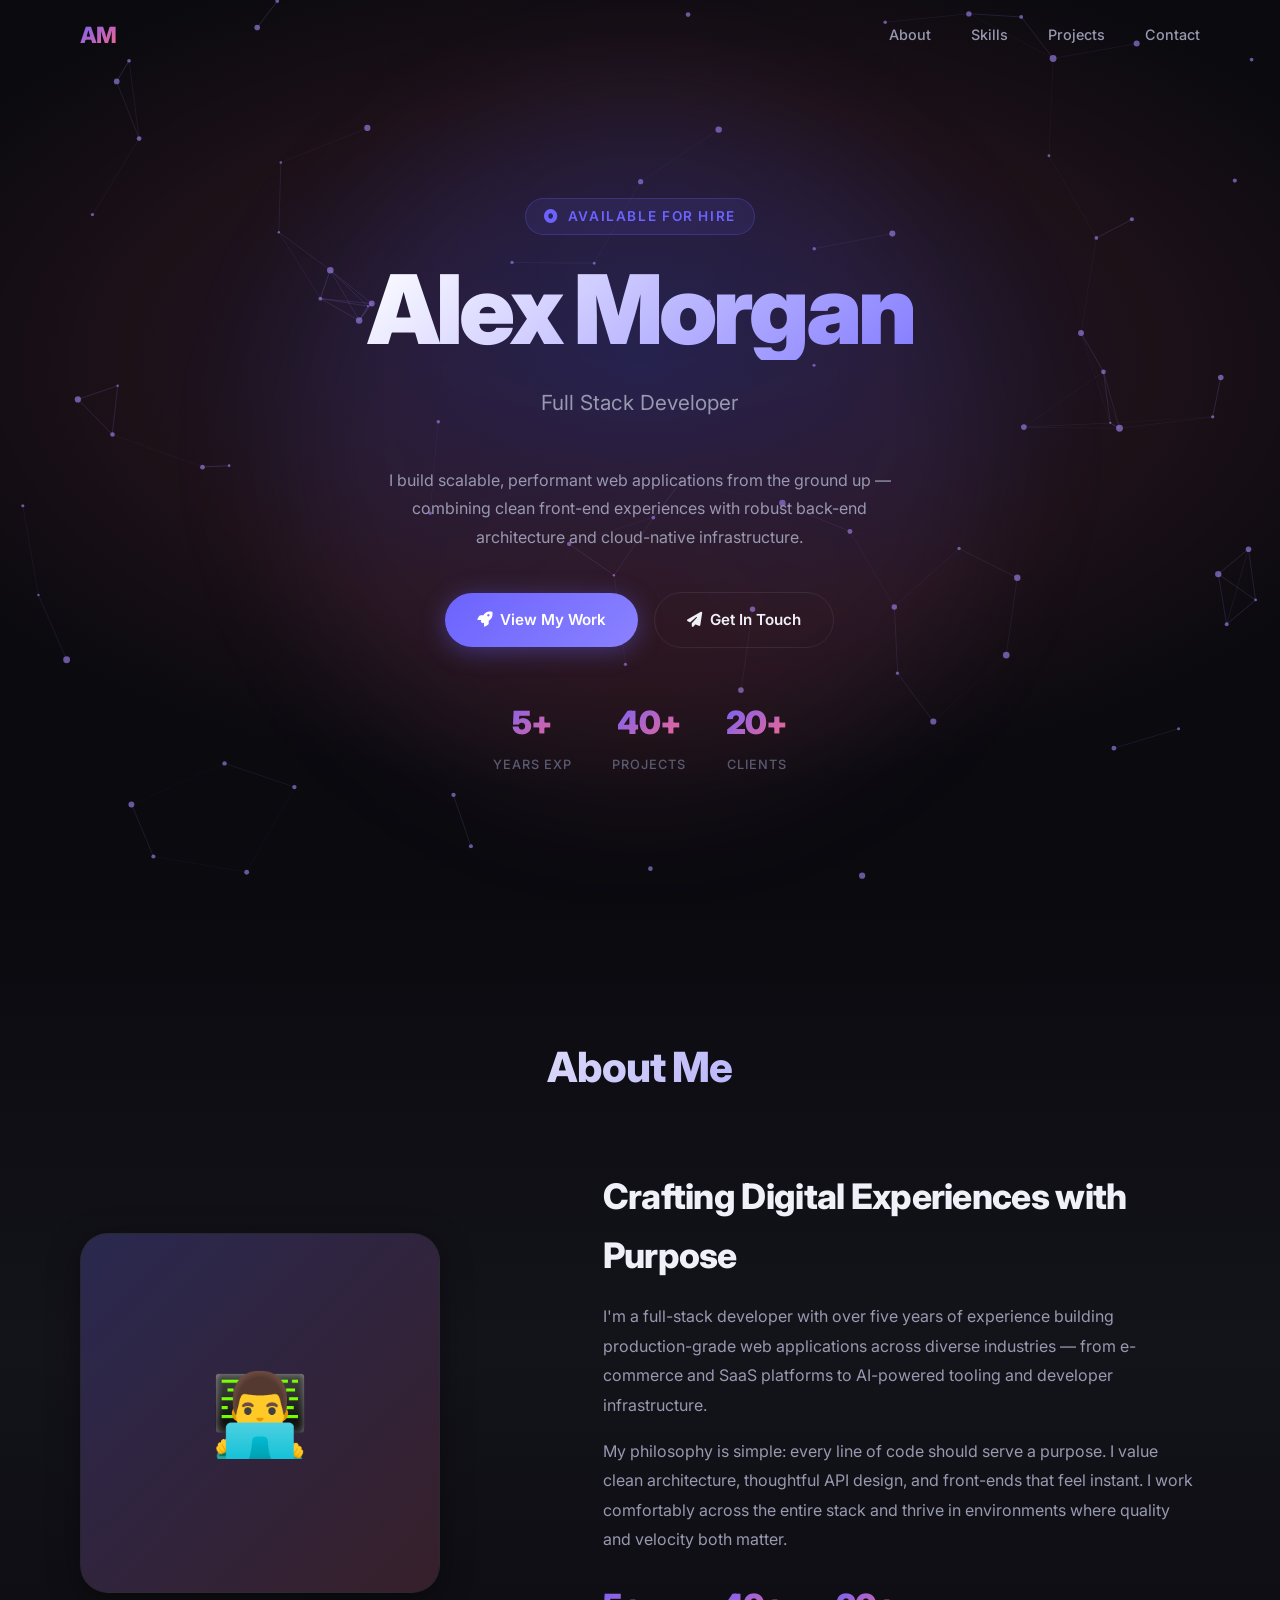
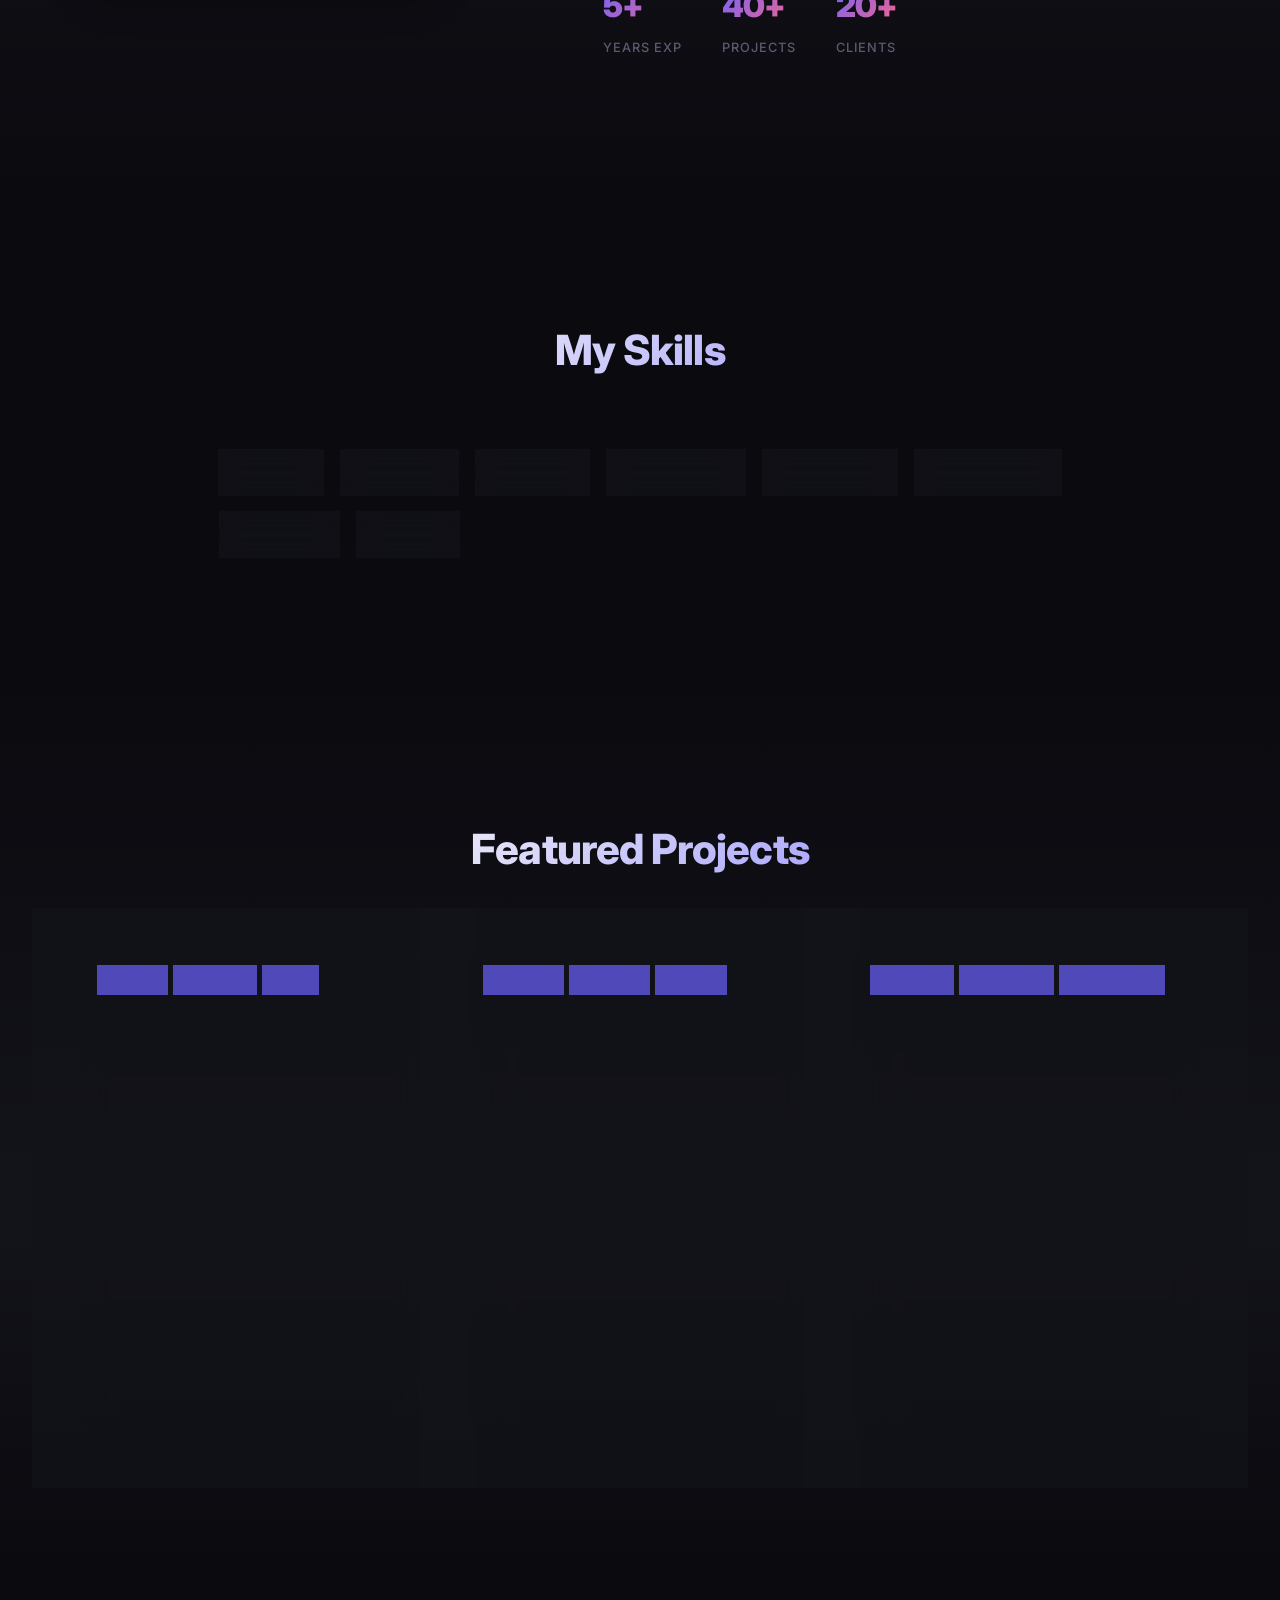
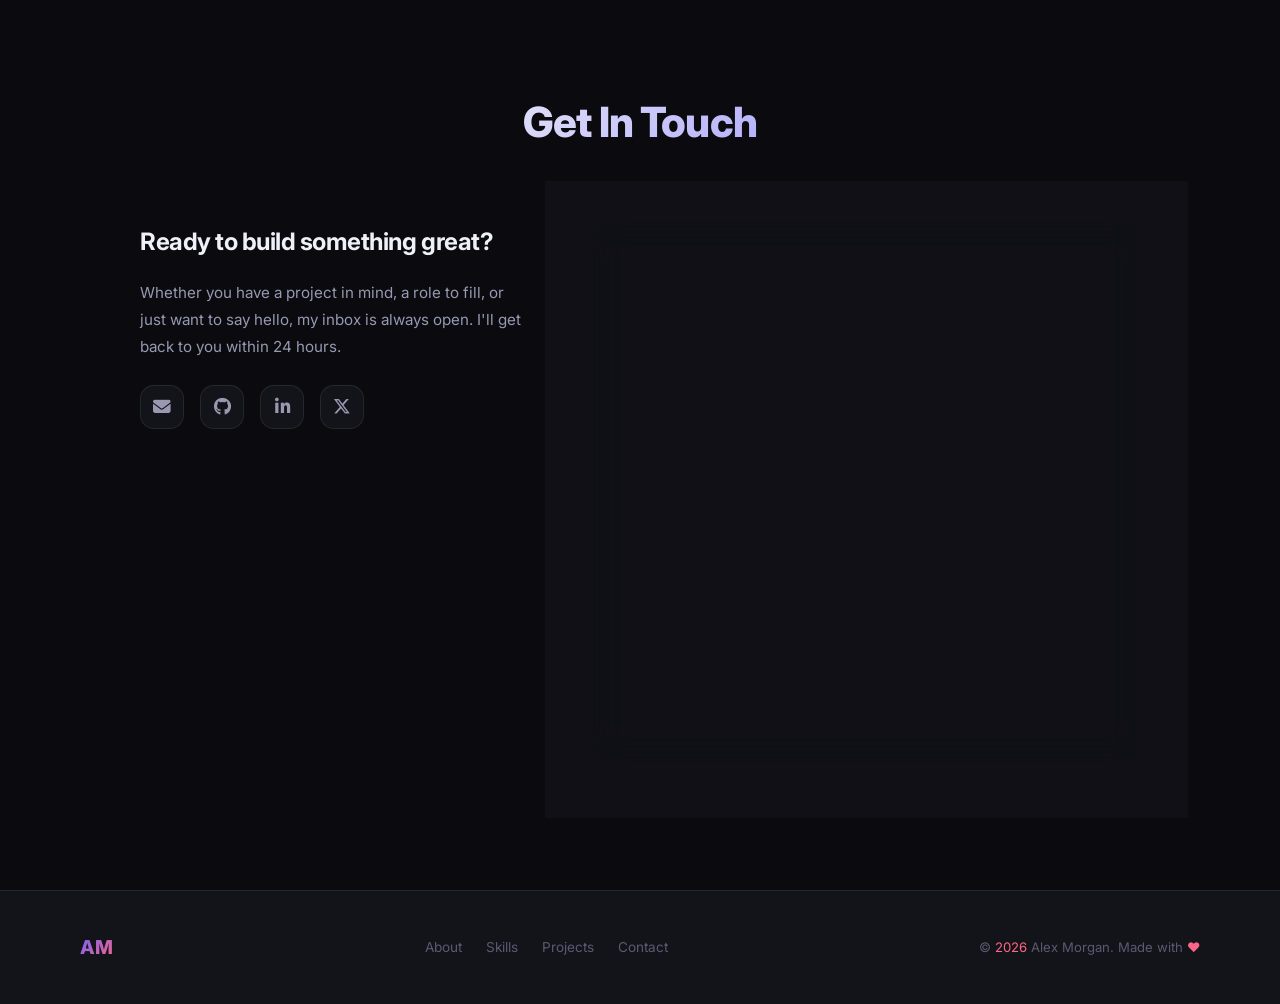
<file: index.html>
<!DOCTYPE html>
<html lang="en">
  <head>
    <meta charset="UTF-8" />
    <meta name="viewport" content="width=device-width, initial-scale=1.0" />
    <meta name="description" content="Alex Morgan - Full-Stack Developer specializing in React, Node.js, Python and cloud technologies." />
    <meta name="keywords" content="Alex Morgan, full-stack developer, React, Node.js, Python, TypeScript, portfolio" />
    <meta name="author" content="Alex Morgan" />
    <meta property="og:title" content="Alex Morgan | Full-Stack Developer" />
    <meta property="og:description" content="Building scalable web applications with modern technologies." />
    <meta property="og:type" content="website" />
    <title>Alex Morgan | Full-Stack Developer</title>
    <link rel="preconnect" href="https://fonts.googleapis.com" />
    <link rel="preconnect" href="https://fonts.gstatic.com" crossorigin />
    <link href="https://fonts.googleapis.com/css2?family=Inter:wght@300;400;500;600;700;800;900&display=swap" rel="stylesheet" />
    <link rel="stylesheet" href="https://cdnjs.cloudflare.com/ajax/libs/font-awesome/6.5.0/css/all.min.css" crossorigin="anonymous" referrerpolicy="no-referrer" />
    <link rel="stylesheet" href="styles.css" />
  </head>
  <body>

    <nav class="nav" id="navbar">
      <div class="nav-inner">
        <a href="#hero" class="nav-logo">AM</a>
        <ul class="nav-links">
          <li><a href="#about">About</a></li>
          <li><a href="#skills">Skills</a></li>
          <li><a href="#projects">Projects</a></li>
          <li><a href="#contact">Contact</a></li>
        </ul>
      </div>
    </nav>

    <main>

      <section id="hero" class="hero">
        <div class="hero-content">
          <span class="hero-eyebrow">
            <i class="fa-solid fa-circle-dot"></i>
            Available for hire
          </span>
          <h1 class="hero-title hero-float">Alex Morgan</h1>
          <p class="hero-subtitle">Full Stack Developer</p>
          <p style="color:var(--text-secondary);max-width:520px;margin:0 auto 2.5rem;line-height:1.8;">
            I build scalable, performant web applications from the ground up — combining clean
            front-end experiences with robust back-end architecture and cloud-native infrastructure.
          </p>
          <div class="hero-cta">
            <a href="#projects" class="btn-primary">
              <i class="fa-solid fa-rocket"></i>
              View My Work
            </a>
            <a href="#contact" class="btn-secondary">
              <i class="fa-solid fa-paper-plane"></i>
              Get In Touch
            </a>
          </div>
          <div class="about-stats" style="justify-content:center;margin-top:3rem;">
            <div class="stat">
              <span class="stat-number">5+</span>
              <span class="stat-label">Years Exp</span>
            </div>
            <div class="stat">
              <span class="stat-number">40+</span>
              <span class="stat-label">Projects</span>
            </div>
            <div class="stat">
              <span class="stat-number">20+</span>
              <span class="stat-label">Clients</span>
            </div>
          </div>
        </div>
      </section>

      <section id="about" class="about">
        <h2 class="section-title fade-in">About Me</h2>
        <div class="about-content fade-in">
          <div class="about-img">
            <span class="about-img-placeholder">👨‍💻</span>
          </div>
          <div class="about-text">
            <h2>Crafting Digital Experiences with Purpose</h2>
            <p>
              I'm a full-stack developer with over five years of experience building production-grade
              web applications across diverse industries — from e-commerce and SaaS platforms to
              AI-powered tooling and developer infrastructure.
            </p>
            <p>
              My philosophy is simple: every line of code should serve a purpose. I value clean
              architecture, thoughtful API design, and front-ends that feel instant. I work
              comfortably across the entire stack and thrive in environments where quality and
              velocity both matter.
            </p>
            <div class="about-stats">
              <div class="stat">
                <span class="stat-number">5+</span>
                <span class="stat-label">Years Exp</span>
              </div>
              <div class="stat">
                <span class="stat-number">40+</span>
                <span class="stat-label">Projects</span>
              </div>
              <div class="stat">
                <span class="stat-number">20+</span>
                <span class="stat-label">Clients</span>
              </div>
            </div>
          </div>
        </div>
      </section>

      <section id="skills" class="skills">
        <h2 class="section-title fade-in">My Skills</h2>
        <div class="skills-grid">
          <span class="skill-badge"><i class="fa-brands fa-react skill-badge-icon"></i> React</span>
          <span class="skill-badge"><i class="fa-brands fa-node-js skill-badge-icon"></i> Node.js</span>
          <span class="skill-badge"><i class="fa-brands fa-python skill-badge-icon"></i> Python</span>
          <span class="skill-badge"><i class="fa-brands fa-js skill-badge-icon"></i> TypeScript</span>
          <span class="skill-badge"><i class="fa-solid fa-leaf skill-badge-icon"></i> MongoDB</span>
          <span class="skill-badge"><i class="fa-solid fa-database skill-badge-icon"></i> PostgreSQL</span>
          <span class="skill-badge"><i class="fa-brands fa-docker skill-badge-icon"></i> Docker</span>
          <span class="skill-badge"><i class="fa-brands fa-aws skill-badge-icon"></i> AWS</span>
          <span class="skill-badge"><i class="fa-brands fa-git-alt skill-badge-icon"></i> Git</span>
          <span class="skill-badge"><i class="fa-solid fa-bolt skill-badge-icon"></i> Next.js</span>
          <span class="skill-badge"><i class="fa-solid fa-wind skill-badge-icon"></i> Tailwind CSS</span>
          <span class="skill-badge"><i class="fa-solid fa-server skill-badge-icon"></i> REST / GraphQL</span>
        </div>
      </section>

      <section id="projects" class="projects">
        <h2 class="section-title fade-in">Featured Projects</h2>
        <div class="projects-grid">

          <article class="project-card fade-in">
            <div class="project-image">
              <span class="project-image-icon">🛒</span>
              <div class="project-tags">
                <span class="project-tag">React</span>
                <span class="project-tag">Node.js</span>
                <span class="project-tag">AWS</span>
              </div>
            </div>
            <div class="project-body">
              <h3 class="project-title">E-Commerce Platform</h3>
              <p class="project-description">
                A high-performance multi-vendor e-commerce solution featuring real-time inventory
                management, Stripe payments, personalised recommendations, and a headless CMS
                capable of handling 10k+ concurrent users.
              </p>
              <div class="project-links">
                <a href="#" class="project-link">
                  <i class="fa-solid fa-arrow-up-right-from-square"></i> Live Demo
                </a>
                <a href="#" class="project-link">
                  <i class="fa-brands fa-github"></i> Source
                </a>
              </div>
            </div>
          </article>

          <article class="project-card fade-in">
            <div class="project-image">
              <span class="project-image-icon">🤖</span>
              <div class="project-tags">
                <span class="project-tag">Python</span>
                <span class="project-tag">FastAPI</span>
                <span class="project-tag">React</span>
              </div>
            </div>
            <div class="project-body">
              <h3 class="project-title">AI Chat App</h3>
              <p class="project-description">
                A context-aware conversational assistant built on FastAPI with WebSocket streaming,
                RAG-powered document Q&amp;A, multi-turn memory, and a React frontend with markdown
                rendering and voice input.
              </p>
              <div class="project-links">
                <a href="#" class="project-link">
                  <i class="fa-solid fa-arrow-up-right-from-square"></i> Live Demo
                </a>
                <a href="#" class="project-link">
                  <i class="fa-brands fa-github"></i> Source
                </a>
              </div>
            </div>
          </article>

          <article class="project-card fade-in">
            <div class="project-image">
              <span class="project-image-icon">📝</span>
              <div class="project-tags">
                <span class="project-tag">Next.js</span>
                <span class="project-tag">MongoDB</span>
                <span class="project-tag">TypeScript</span>
              </div>
            </div>
            <div class="project-body">
              <h3 class="project-title">Portfolio CMS</h3>
              <p class="project-description">
                A headless CMS and statically generated portfolio platform with a rich WYSIWYG
                editor, media management, role-based access control, and one-click Vercel
                deployment pipelines.
              </p>
              <div class="project-links">
                <a href="#" class="project-link">
                  <i class="fa-solid fa-arrow-up-right-from-square"></i> Live Demo
                </a>
                <a href="#" class="project-link">
                  <i class="fa-brands fa-github"></i> Source
                </a>
              </div>
            </div>
          </article>

        </div>
      </section>

      <section id="contact" class="contact">
        <h2 class="section-title fade-in">Get In Touch</h2>
        <div class="contact-wrapper fade-in">
          <div class="contact-info">
            <h3>Ready to build something great?</h3>
            <p>
              Whether you have a project in mind, a role to fill, or just want to say hello,
              my inbox is always open. I'll get back to you within 24 hours.
            </p>
            <div class="contact-socials">
              <a href="mailto:alex.morgan@example.com" class="social-link" title="Email">
                <i class="fa-solid fa-envelope"></i>
              </a>
              <a href="https://github.com/alexmorgan" class="social-link" title="GitHub" target="_blank" rel="noopener noreferrer">
                <i class="fa-brands fa-github"></i>
              </a>
              <a href="https://linkedin.com/in/alexmorgan" class="social-link" title="LinkedIn" target="_blank" rel="noopener noreferrer">
                <i class="fa-brands fa-linkedin-in"></i>
              </a>
              <a href="https://twitter.com/alexmorgan" class="social-link" title="Twitter" target="_blank" rel="noopener noreferrer">
                <i class="fa-brands fa-x-twitter"></i>
              </a>
            </div>
          </div>
          <form class="contact-form" novalidate>
            <div class="form-group">
              <label class="form-label" for="name">Name</label>
              <input type="text" id="name" name="name" class="form-input" placeholder="Jane Doe" required />
            </div>
            <div class="form-group">
              <label class="form-label" for="email">Email</label>
              <input type="email" id="email" name="email" class="form-input" placeholder="jane@example.com" required />
            </div>
            <div class="form-group">
              <label class="form-label" for="message">Message</label>
              <textarea id="message" name="message" class="form-textarea" placeholder="Tell me about your project..." required></textarea>
            </div>
            <button type="submit" class="form-submit">
              <i class="fa-solid fa-paper-plane"></i> Send Message
            </button>
          </form>
        </div>
      </section>

    </main>

    <footer class="footer">
      <div class="footer-inner">
        <span class="footer-logo">AM</span>
        <nav class="footer-links">
          <a href="#about">About</a>
          <a href="#skills">Skills</a>
          <a href="#projects">Projects</a>
          <a href="#contact">Contact</a>
        </nav>
        <p class="footer-copy">&copy; <span id="footerYear"></span> Alex Morgan. Made with <span>♥</span></p>
      </div>
    </footer>

    <script>
      document.getElementById('footerYear').textContent = new Date().getFullYear();
    </script>
    <script src="script.js"></script>
  </body>
</html>
</file>
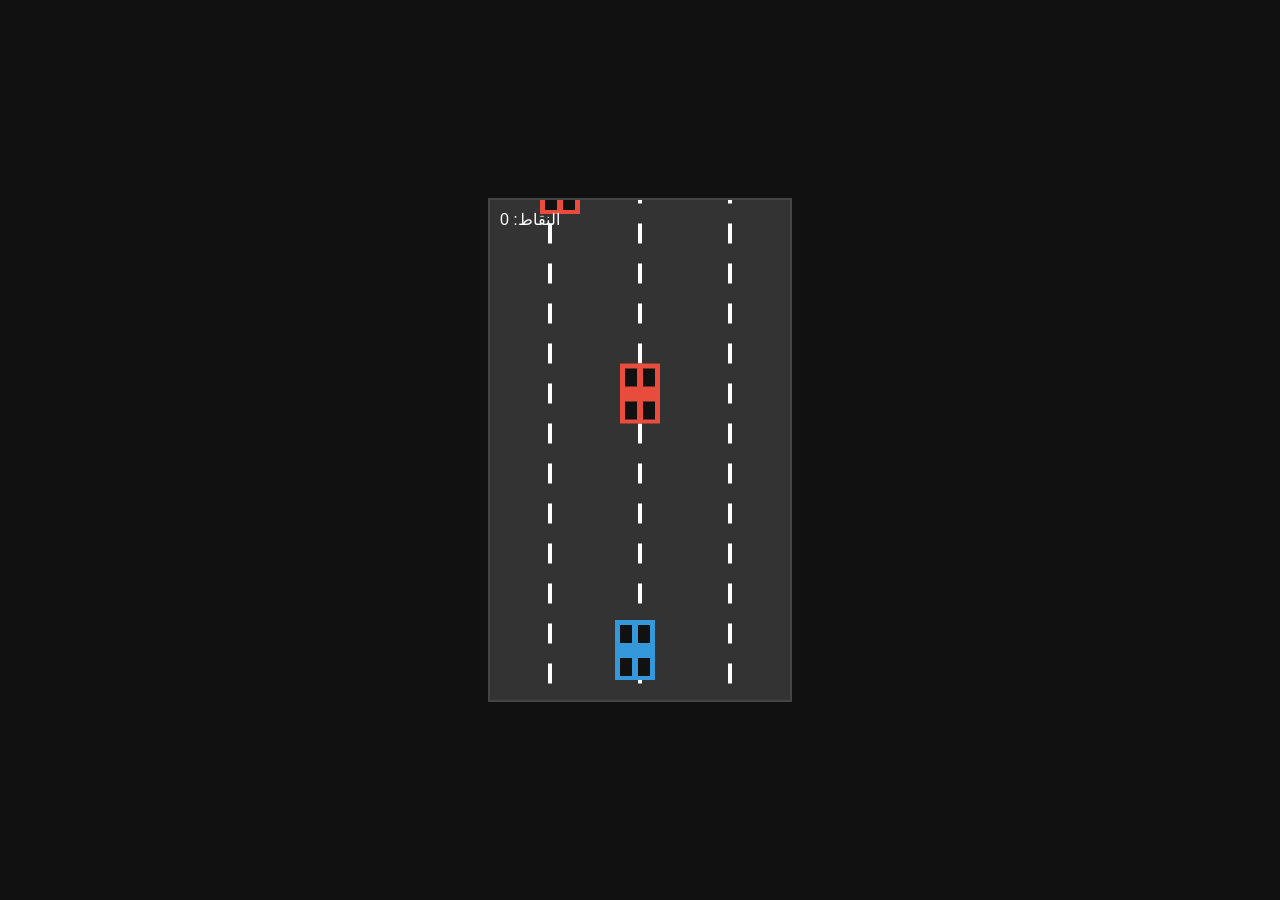
<file: game.html>
<!DOCTYPE html>
<html>
<head>
<meta charset="UTF-8">
<title>سباق</title>
<style>
body { margin: 0; background: #111; display: flex; justify-content: center; align-items: center; height: 100vh; }
canvas { border: 2px solid #444; }
</style>
</head>
<body>
<canvas id="c" width="300" height="500"></canvas>
<script>
const c = document.getElementById('c');
const ctx = c.getContext('2d');

let score = 0, speed = 3, gameOver = false;
let roadY = 0;

const player = { x: 125, y: 420, w: 40, h: 60 };
const enemies = [];

function spawnEnemy() {
  const lanes = [50, 130, 210];
  const x = lanes[Math.floor(Math.random() * 3)];
  enemies.push({ x, y: -60, w: 40, h: 60 });
}

document.addEventListener('keydown', e => {
  if (e.key === 'ArrowLeft' && player.x > 20) player.x -= 40;
  if (e.key === 'ArrowRight' && player.x < 240) player.x += 40;
  if (e.key === 'r' && gameOver) restart();
});

function restart() {
  score = 0; speed = 3; gameOver = false;
  player.x = 125;
  enemies.length = 0;
  loop();
}

function drawCar(x, y, color) {
  ctx.fillStyle = color;
  ctx.fillRect(x, y, 40, 60);
  ctx.fillStyle = '#111';
  ctx.fillRect(x+5, y+5, 12, 18);
  ctx.fillRect(x+23, y+5, 12, 18);
  ctx.fillRect(x+5, y+38, 12, 18);
  ctx.fillRect(x+23, y+38, 12, 18);
}

let frame = 0;
function loop() {
  if (gameOver) return;

  ctx.fillStyle = '#333';
  ctx.fillRect(0, 0, 300, 500);

  // road lines
  roadY = (roadY + speed) % 40;
  ctx.fillStyle = '#fff';
  for (let y = roadY - 40; y < 500; y += 40) {
    ctx.fillRect(148, y, 4, 20);
    ctx.fillRect(238, y, 4, 20);
    ctx.fillRect(58, y, 4, 20);
  }

  // enemies
  if (frame % 60 === 0) spawnEnemy();
  for (let i = enemies.length - 1; i >= 0; i--) {
    enemies[i].y += speed;
    drawCar(enemies[i].x, enemies[i].y, '#e74c3c');
    if (enemies[i].y > 500) { enemies.splice(i, 1); score++; }

    // collision
    const e = enemies[i];
    if (e && e.x < player.x+38 && e.x+38 > player.x && e.y < player.y+58 && e.y+58 > player.y) {
      gameOver = true;
      ctx.fillStyle = 'rgba(0,0,0,0.7)';
      ctx.fillRect(0,0,300,500);
      ctx.fillStyle = '#fff';
      ctx.font = 'bold 28px Arial';
      ctx.textAlign = 'center';
      ctx.fillText('انتهت اللعبة!', 150, 220);
      ctx.font = '18px Arial';
      ctx.fillText('النقاط: ' + score, 150, 260);
      ctx.fillText('اضغط R للعب مجدداً', 150, 300);
      return;
    }
  }

  drawCar(player.x, player.y, '#3498db');

  ctx.fillStyle = '#fff';
  ctx.font = '16px Arial';
  ctx.textAlign = 'left';
  ctx.fillText('النقاط: ' + score, 10, 25);

  if (frame % 300 === 0 && speed < 10) speed += 0.5;
  frame++;
  requestAnimationFrame(loop);
}

loop();
</script>
</body>
</html>
</file>
<file: styles.css>
@import url('https://fonts.googleapis.com/css2?family=Inter:wght@300;400;500;600;700;800;900&display=swap');

:root {
  --bg-primary: #0a0a0f;
  --bg-surface: #13131a;
  --bg-surface-2: #1a1a24;
  --accent: #6c63ff;
  --accent-secondary: #ff6584;
  --accent-glow: rgba(108, 99, 255, 0.4);
  --accent-secondary-glow: rgba(255, 101, 132, 0.4);
  --text-primary: #f0f0f8;
  --text-secondary: #9898b0;
  --text-muted: #5a5a72;
  --border-subtle: rgba(255, 255, 255, 0.08);
  --border-accent: rgba(108, 99, 255, 0.35);
  --glass-bg: rgba(19, 19, 26, 0.7);
  --glass-border: rgba(255, 255, 255, 0.08);
  --shadow-card: 0 8px 32px rgba(0, 0, 0, 0.4);
  --shadow-card-hover: 0 20px 60px rgba(0, 0, 0, 0.6), 0 0 40px rgba(108, 99, 255, 0.15);
  --radius-sm: 8px;
  --radius-md: 14px;
  --radius-lg: 20px;
  --radius-xl: 28px;
  --radius-full: 9999px;
  --space-xs: 0.5rem;
  --space-sm: 1rem;
  --space-md: 1.5rem;
  --space-lg: 2.5rem;
  --space-xl: 4rem;
  --space-2xl: 6rem;
  --space-3xl: 8rem;
  --nav-height: 70px;
  --transition-fast: 0.15s ease;
  --transition-base: 0.3s ease;
  --transition-slow: 0.5s ease;
  --font-base: 'Inter', -apple-system, BlinkMacSystemFont, 'Segoe UI', sans-serif;
}

*,
*::before,
*::after {
  box-sizing: border-box;
  margin: 0;
  padding: 0;
}

html {
  scroll-behavior: smooth;
  font-size: 16px;
}

::-webkit-scrollbar {
  width: 6px;
}

::-webkit-scrollbar-track {
  background: var(--bg-primary);
}

::-webkit-scrollbar-thumb {
  background: var(--accent);
  border-radius: var(--radius-full);
}

::-webkit-scrollbar-thumb:hover {
  background: #8a82ff;
}

body {
  font-family: var(--font-base);
  background-color: var(--bg-primary);
  color: var(--text-primary);
  line-height: 1.7;
  overflow-x: hidden;
  -webkit-font-smoothing: antialiased;
  -moz-osx-font-smoothing: grayscale;
}

img {
  max-width: 100%;
  display: block;
}

a {
  color: inherit;
  text-decoration: none;
}

ul {
  list-style: none;
}

section {
  padding: var(--space-3xl) var(--space-sm);
}

.container {
  width: 100%;
  max-width: 1120px;
  margin: 0 auto;
  padding: 0 var(--space-sm);
}

.section-title {
  font-size: clamp(1.8rem, 4vw, 2.6rem);
  font-weight: 800;
  text-align: center;
  margin-bottom: var(--space-xl);
  background: linear-gradient(135deg, var(--text-primary) 30%, var(--accent) 100%);
  -webkit-background-clip: text;
  -webkit-text-fill-color: transparent;
  background-clip: text;
  letter-spacing: -0.02em;
}

@keyframes gradientShift {
  0% { background-position: 0% 50%; }
  50% { background-position: 100% 50%; }
  100% { background-position: 0% 50%; }
}

@keyframes float {
  0% { transform: translateY(0px) rotate(0deg); }
  33% { transform: translateY(-18px) rotate(1deg); }
  66% { transform: translateY(-8px) rotate(-1deg); }
  100% { transform: translateY(0px) rotate(0deg); }
}

@keyframes fadeInUp {
  from { opacity: 0; transform: translateY(30px); }
  to { opacity: 1; transform: translateY(0); }
}

@keyframes pulseGlow {
  0%, 100% { box-shadow: 0 0 20px var(--accent-glow); }
  50% { box-shadow: 0 0 40px var(--accent-glow), 0 0 80px rgba(108, 99, 255, 0.2); }
}

@keyframes rotateBg {
  from { transform: rotate(0deg) scale(1.4); }
  to { transform: rotate(360deg) scale(1.4); }
}

.fade-in {
  opacity: 0;
  transform: translateY(24px);
  transition: opacity 0.6s ease, transform 0.6s ease;
}

.fade-in.visible {
  opacity: 1;
  transform: translateY(0);
}

.nav {
  position: fixed;
  top: 0;
  left: 0;
  right: 0;
  z-index: 1000;
  height: var(--nav-height);
  display: flex;
  align-items: center;
  padding: 0 var(--space-lg);
  background: transparent;
  transition: background var(--transition-base), backdrop-filter var(--transition-base), border-bottom var(--transition-base), box-shadow var(--transition-base);
}

.nav.scrolled {
  background: rgba(10, 10, 15, 0.85);
  backdrop-filter: blur(20px);
  -webkit-backdrop-filter: blur(20px);
  border-bottom: 1px solid var(--border-subtle);
  box-shadow: 0 4px 30px rgba(0, 0, 0, 0.3);
}

.nav-inner {
  width: 100%;
  max-width: 1120px;
  margin: 0 auto;
  display: flex;
  align-items: center;
  justify-content: space-between;
}

.nav-logo {
  font-size: 1.4rem;
  font-weight: 800;
  background: linear-gradient(135deg, var(--accent), var(--accent-secondary));
  -webkit-background-clip: text;
  -webkit-text-fill-color: transparent;
  background-clip: text;
  letter-spacing: -0.03em;
}

.nav-links {
  display: flex;
  align-items: center;
  gap: var(--space-lg);
}

.nav-links a {
  font-size: 0.9rem;
  font-weight: 500;
  color: var(--text-secondary);
  position: relative;
  padding-bottom: 4px;
  transition: color var(--transition-base);
}

.nav-links a::after {
  content: '';
  position: absolute;
  bottom: 0;
  left: 0;
  width: 0;
  height: 2px;
  background: linear-gradient(90deg, var(--accent), var(--accent-secondary));
  border-radius: var(--radius-full);
  transition: width var(--transition-base);
}

.nav-links a:hover,
.nav-links a.active {
  color: var(--text-primary);
}

.nav-links a:hover::after,
.nav-links a.active::after {
  width: 100%;
}

.hero {
  position: relative;
  min-height: 100vh;
  display: flex;
  align-items: center;
  justify-content: center;
  text-align: center;
  padding: var(--space-3xl) var(--space-sm);
  overflow: hidden;
}

.hero::before {
  content: '';
  position: absolute;
  inset: 0;
  background: radial-gradient(ellipse 80% 60% at 50% 40%, rgba(108, 99, 255, 0.18) 0%, rgba(255, 101, 132, 0.08) 50%, transparent 80%);
  pointer-events: none;
}

.hero::after {
  content: '';
  position: absolute;
  width: 700px;
  height: 700px;
  border-radius: 50%;
  background: conic-gradient(from 0deg, rgba(108, 99, 255, 0.12), rgba(255, 101, 132, 0.08), rgba(108, 99, 255, 0.12));
  top: 50%;
  left: 50%;
  translate: -50% -50%;
  animation: rotateBg 18s linear infinite;
  pointer-events: none;
  filter: blur(60px);
}

.hero-content {
  position: relative;
  z-index: 1;
  animation: fadeInUp 0.9s ease both;
}

.hero-eyebrow {
  display: inline-flex;
  align-items: center;
  gap: var(--space-xs);
  font-size: 0.85rem;
  font-weight: 600;
  letter-spacing: 0.12em;
  text-transform: uppercase;
  color: var(--accent);
  background: rgba(108, 99, 255, 0.1);
  border: 1px solid rgba(108, 99, 255, 0.25);
  border-radius: var(--radius-full);
  padding: 6px 18px;
  margin-bottom: var(--space-md);
}

.hero-title {
  font-size: clamp(2.8rem, 8vw, 6rem);
  font-weight: 900;
  line-height: 1.05;
  letter-spacing: -0.04em;
  background: linear-gradient(135deg, #ffffff 0%, var(--accent) 40%, var(--accent-secondary) 70%, #ffffff 100%);
  background-size: 300% 300%;
  -webkit-background-clip: text;
  -webkit-text-fill-color: transparent;
  background-clip: text;
  animation: gradientShift 6s ease infinite;
  margin-bottom: var(--space-md);
}

.hero-subtitle {
  font-size: clamp(1rem, 2.5vw, 1.3rem);
  font-weight: 400;
  color: var(--text-secondary);
  max-width: 580px;
  margin: 0 auto var(--space-lg);
  line-height: 1.8;
  min-height: 2em;
}

.hero-cta {
  display: inline-flex;
  align-items: center;
  gap: var(--space-sm);
  flex-wrap: wrap;
  justify-content: center;
}

.btn-primary {
  display: inline-flex;
  align-items: center;
  gap: 8px;
  padding: 14px 32px;
  font-family: var(--font-base);
  font-size: 0.95rem;
  font-weight: 600;
  color: #fff;
  background: linear-gradient(135deg, var(--accent), #8a82ff);
  border: none;
  border-radius: var(--radius-full);
  cursor: pointer;
  transition: transform var(--transition-base), box-shadow var(--transition-base);
  box-shadow: 0 4px 24px var(--accent-glow);
  text-decoration: none;
}

.btn-primary:hover {
  transform: translateY(-3px);
  box-shadow: 0 8px 40px var(--accent-glow), 0 0 0 1px rgba(108, 99, 255, 0.5);
}

.btn-secondary {
  display: inline-flex;
  align-items: center;
  gap: 8px;
  padding: 14px 32px;
  font-family: var(--font-base);
  font-size: 0.95rem;
  font-weight: 600;
  color: var(--text-primary);
  background: transparent;
  border: 1px solid var(--border-subtle);
  border-radius: var(--radius-full);
  cursor: pointer;
  transition: border-color var(--transition-base), background var(--transition-base), transform var(--transition-base);
  text-decoration: none;
}

.btn-secondary:hover {
  border-color: var(--accent);
  background: rgba(108, 99, 255, 0.08);
  transform: translateY(-3px);
}

.hero-float {
  animation: float 6s ease-in-out infinite;
}

.about {
  background: linear-gradient(180deg, var(--bg-primary) 0%, var(--bg-surface) 50%, var(--bg-primary) 100%);
}

.about-content {
  display: grid;
  grid-template-columns: 1fr;
  gap: var(--space-xl);
  align-items: center;
  max-width: 1120px;
  margin: 0 auto;
}

.about-img {
  position: relative;
  width: 100%;
  max-width: 360px;
  margin: 0 auto;
  aspect-ratio: 1;
  border-radius: var(--radius-xl);
  overflow: hidden;
  background: linear-gradient(135deg, var(--bg-surface-2), var(--bg-surface));
  border: 1px solid var(--glass-border);
  box-shadow: var(--shadow-card);
  animation: float 7s ease-in-out infinite;
  display: flex;
  align-items: center;
  justify-content: center;
}

.about-img::before {
  content: '';
  position: absolute;
  inset: 0;
  background: linear-gradient(135deg, rgba(108, 99, 255, 0.2), rgba(255, 101, 132, 0.15));
}

.about-img-placeholder {
  font-size: 5rem;
  z-index: 1;
}

.about-text h2 {
  font-size: clamp(1.6rem, 3.5vw, 2.2rem);
  font-weight: 800;
  margin-bottom: var(--space-sm);
  letter-spacing: -0.02em;
}

.about-text p {
  color: var(--text-secondary);
  margin-bottom: var(--space-sm);
  font-size: 1rem;
  line-height: 1.85;
}

.about-stats {
  display: flex;
  gap: var(--space-lg);
  margin-top: var(--space-md);
  flex-wrap: wrap;
}

.stat {
  display: flex;
  flex-direction: column;
  gap: 4px;
}

.stat-number {
  font-size: 2rem;
  font-weight: 900;
  background: linear-gradient(135deg, var(--accent), var(--accent-secondary));
  -webkit-background-clip: text;
  -webkit-text-fill-color: transparent;
  background-clip: text;
  letter-spacing: -0.03em;
}

.stat-label {
  font-size: 0.8rem;
  font-weight: 500;
  color: var(--text-muted);
  text-transform: uppercase;
  letter-spacing: 0.08em;
}

.skills {
  background: var(--bg-primary);
}

.skills-grid {
  display: flex;
  flex-wrap: wrap;
  gap: var(--space-sm);
  justify-content: center;
  max-width: 900px;
  margin: 0 auto;
}

.skill-badge {
  display: inline-flex;
  align-items: center;
  gap: 8px;
  padding: 10px 22px;
  font-size: 0.88rem;
  font-weight: 600;
  color: var(--text-secondary);
  background: var(--glass-bg);
  border: 1px solid var(--glass-border);
  border-radius: var(--radius-full);
  backdrop-filter: blur(12px);
  -webkit-backdrop-filter: blur(12px);
  cursor: default;
  transition: color var(--transition-base), border-color var(--transition-base), background var(--transition-base), box-shadow var(--transition-base), transform var(--transition-base);
}

.skill-badge:hover {
  color: var(--text-primary);
  border-color: var(--accent);
  background: rgba(108, 99, 255, 0.1);
  box-shadow: 0 0 20px var(--accent-glow), inset 0 0 20px rgba(108, 99, 255, 0.05);
  transform: translateY(-3px) scale(1.04);
}

.projects {
  background: linear-gradient(180deg, var(--bg-primary) 0%, var(--bg-surface) 60%, var(--bg-primary) 100%);
}

.projects-grid {
  display: grid;
  grid-template-columns: 1fr;
  gap: var(--space-lg);
  max-width: 1120px;
  margin: 0 auto;
}

.project-card {
  background: var(--glass-bg);
  border: 1px solid var(--glass-border);
  border-radius: var(--radius-lg);
  overflow: hidden;
  backdrop-filter: blur(16px);
  -webkit-backdrop-filter: blur(16px);
  box-shadow: var(--shadow-card);
  transition: transform var(--transition-base), box-shadow var(--transition-base), border-color var(--transition-base);
  display: flex;
  flex-direction: column;
}

.project-card:hover {
  transform: translateY(-8px);
  box-shadow: var(--shadow-card-hover);
  border-color: var(--border-accent);
}

.project-image {
  position: relative;
  width: 100%;
  aspect-ratio: 16 / 9;
  background: linear-gradient(135deg, var(--bg-surface-2), var(--bg-surface));
  overflow: hidden;
  display: flex;
  align-items: center;
  justify-content: center;
}

.project-image::before {
  content: '';
  position: absolute;
  inset: 0;
  background: linear-gradient(135deg, rgba(108, 99, 255, 0.35) 0%, rgba(255, 101, 132, 0.25) 60%, rgba(10, 10, 15, 0.5) 100%);
  z-index: 1;
  transition: opacity var(--transition-base);
}

.project-card:hover .project-image::before {
  opacity: 0.75;
}

.project-image-icon {
  font-size: 3.5rem;
  z-index: 0;
  opacity: 0.5;
}

.project-tags {
  position: absolute;
  top: var(--space-sm);
  left: var(--space-sm);
  z-index: 2;
  display: flex;
  gap: 6px;
  flex-wrap: wrap;
}

.project-tag {
  font-size: 0.72rem;
  font-weight: 700;
  letter-spacing: 0.06em;
  text-transform: uppercase;
  color: #fff;
  background: rgba(108, 99, 255, 0.7);
  border-radius: var(--radius-full);
  padding: 4px 12px;
  backdrop-filter: blur(8px);
  -webkit-backdrop-filter: blur(8px);
  border: 1px solid rgba(108, 99, 255, 0.4);
}

.project-body {
  padding: var(--space-md);
  flex: 1;
  display: flex;
  flex-direction: column;
  gap: var(--space-xs);
}

.project-title {
  font-size: 1.2rem;
  font-weight: 700;
  color: var(--text-primary);
  letter-spacing: -0.01em;
}

.project-description {
  font-size: 0.9rem;
  color: var(--text-secondary);
  line-height: 1.75;
  flex: 1;
}

.project-links {
  display: flex;
  gap: var(--space-sm);
  margin-top: var(--space-sm);
}

.project-link {
  display: inline-flex;
  align-items: center;
  gap: 6px;
  font-size: 0.85rem;
  font-weight: 600;
  color: var(--accent);
  transition: color var(--transition-fast), gap var(--transition-fast);
}

.project-link:hover {
  color: #8a82ff;
  gap: 10px;
}

.contact {
  background: var(--bg-primary);
}

.contact-wrapper {
  display: grid;
  grid-template-columns: 1fr;
  gap: var(--space-xl);
  max-width: 1000px;
  margin: 0 auto;
}

.contact-info h3 {
  font-size: 1.5rem;
  font-weight: 700;
  margin-bottom: var(--space-sm);
  letter-spacing: -0.02em;
}

.contact-info p {
  color: var(--text-secondary);
  line-height: 1.8;
  font-size: 0.95rem;
  margin-bottom: var(--space-md);
}

.contact-socials {
  display: flex;
  gap: var(--space-sm);
  flex-wrap: wrap;
}

.social-link {
  display: inline-flex;
  align-items: center;
  justify-content: center;
  width: 44px;
  height: 44px;
  border-radius: var(--radius-md);
  background: var(--bg-surface);
  border: 1px solid var(--glass-border);
  color: var(--text-secondary);
  font-size: 1.1rem;
  transition: background var(--transition-base), border-color var(--transition-base), color var(--transition-base), transform var(--transition-base), box-shadow var(--transition-base);
}

.social-link:hover {
  background: rgba(108, 99, 255, 0.15);
  border-color: var(--accent);
  color: var(--accent);
  transform: translateY(-3px);
  box-shadow: 0 8px 24px var(--accent-glow);
}

.contact-form {
  display: flex;
  flex-direction: column;
  gap: var(--space-sm);
  background: var(--glass-bg);
  border: 1px solid var(--glass-border);
  border-radius: var(--radius-lg);
  padding: var(--space-lg);
  backdrop-filter: blur(16px);
  -webkit-backdrop-filter: blur(16px);
  box-shadow: var(--shadow-card);
}

.form-group {
  display: flex;
  flex-direction: column;
  gap: 6px;
}

.form-label {
  font-size: 0.82rem;
  font-weight: 600;
  color: var(--text-muted);
  text-transform: uppercase;
  letter-spacing: 0.08em;
}

.form-input,
.form-textarea {
  width: 100%;
  padding: 12px 16px;
  font-family: var(--font-base);
  font-size: 0.95rem;
  color: var(--text-primary);
  background: rgba(10, 10, 15, 0.6);
  border: 1px solid var(--glass-border);
  border-radius: var(--radius-md);
  outline: none;
  transition: border-color var(--transition-base), box-shadow var(--transition-base), background var(--transition-base);
  resize: none;
  -webkit-appearance: none;
}

.form-input::placeholder,
.form-textarea::placeholder {
  color: var(--text-muted);
}

.form-input:focus,
.form-textarea:focus {
  border-color: var(--accent);
  background: rgba(10, 10, 15, 0.8);
  box-shadow: 0 0 0 3px rgba(108, 99, 255, 0.15), 0 0 20px rgba(108, 99, 255, 0.08);
}

.form-textarea {
  min-height: 140px;
  line-height: 1.7;
}

.form-submit {
  width: 100%;
  padding: 14px;
  font-family: var(--font-base);
  font-size: 0.95rem;
  font-weight: 700;
  color: #fff;
  background: linear-gradient(135deg, var(--accent), #8a82ff);
  border: none;
  border-radius: var(--radius-md);
  cursor: pointer;
  transition: transform var(--transition-base), box-shadow var(--transition-base);
  box-shadow: 0 4px 24px var(--accent-glow);
  letter-spacing: 0.02em;
}

.form-submit:hover {
  transform: translateY(-2px);
  box-shadow: 0 8px 40px var(--accent-glow);
}

.form-submit:active {
  transform: translateY(0);
}

.footer {
  background: var(--bg-surface);
  border-top: 1px solid var(--border-subtle);
  padding: var(--space-lg) var(--space-sm);
}

.footer-inner {
  max-width: 1120px;
  margin: 0 auto;
  display: flex;
  flex-direction: column;
  align-items: center;
  gap: var(--space-sm);
  text-align: center;
}

.footer-logo {
  font-size: 1.2rem;
  font-weight: 800;
  background: linear-gradient(135deg, var(--accent), var(--accent-secondary));
  -webkit-background-clip: text;
  -webkit-text-fill-color: transparent;
  background-clip: text;
}

.footer-links {
  display: flex;
  gap: var(--space-md);
  flex-wrap: wrap;
  justify-content: center;
}

.footer-links a {
  font-size: 0.85rem;
  color: var(--text-muted);
  transition: color var(--transition-fast);
}

.footer-links a:hover {
  color: var(--accent);
}

.footer-copy {
  font-size: 0.82rem;
  color: var(--text-muted);
}

.footer-copy span {
  color: var(--accent-secondary);
}

@media (min-width: 768px) {
  section {
    padding: var(--space-3xl) var(--space-lg);
  }

  .about-content {
    grid-template-columns: 1fr 1.4fr;
    gap: var(--space-2xl);
  }

  .about-img {
    margin: 0;
  }

  .projects-grid {
    grid-template-columns: repeat(2, 1fr);
  }

  .contact-wrapper {
    grid-template-columns: 1fr 1.4fr;
    gap: var(--space-xl);
  }

  .footer-inner {
    flex-direction: row;
    justify-content: space-between;
    text-align: left;
  }
}

@media (min-width: 1024px) {
  .projects-grid {
    grid-template-columns: repeat(3, 1fr);
  }

  .nav {
    padding: 0 var(--space-xl);
  }

  .hero {
    padding: calc(var(--nav-height) + var(--space-3xl)) var(--space-lg) var(--space-3xl);
  }

  .contact-form {
    padding: var(--space-xl);
  }
}

@media (max-width: 767px) {
  .nav {
    padding: 0 var(--space-sm);
  }

  .nav-links {
    gap: var(--space-md);
  }

  .nav-links a {
    font-size: 0.82rem;
  }

  .about-stats {
    gap: var(--space-md);
  }

  .hero-cta {
    flex-direction: column;
    align-items: center;
  }

  .btn-primary,
  .btn-secondary {
    width: 100%;
    max-width: 300px;
    justify-content: center;
  }
}
</file>
